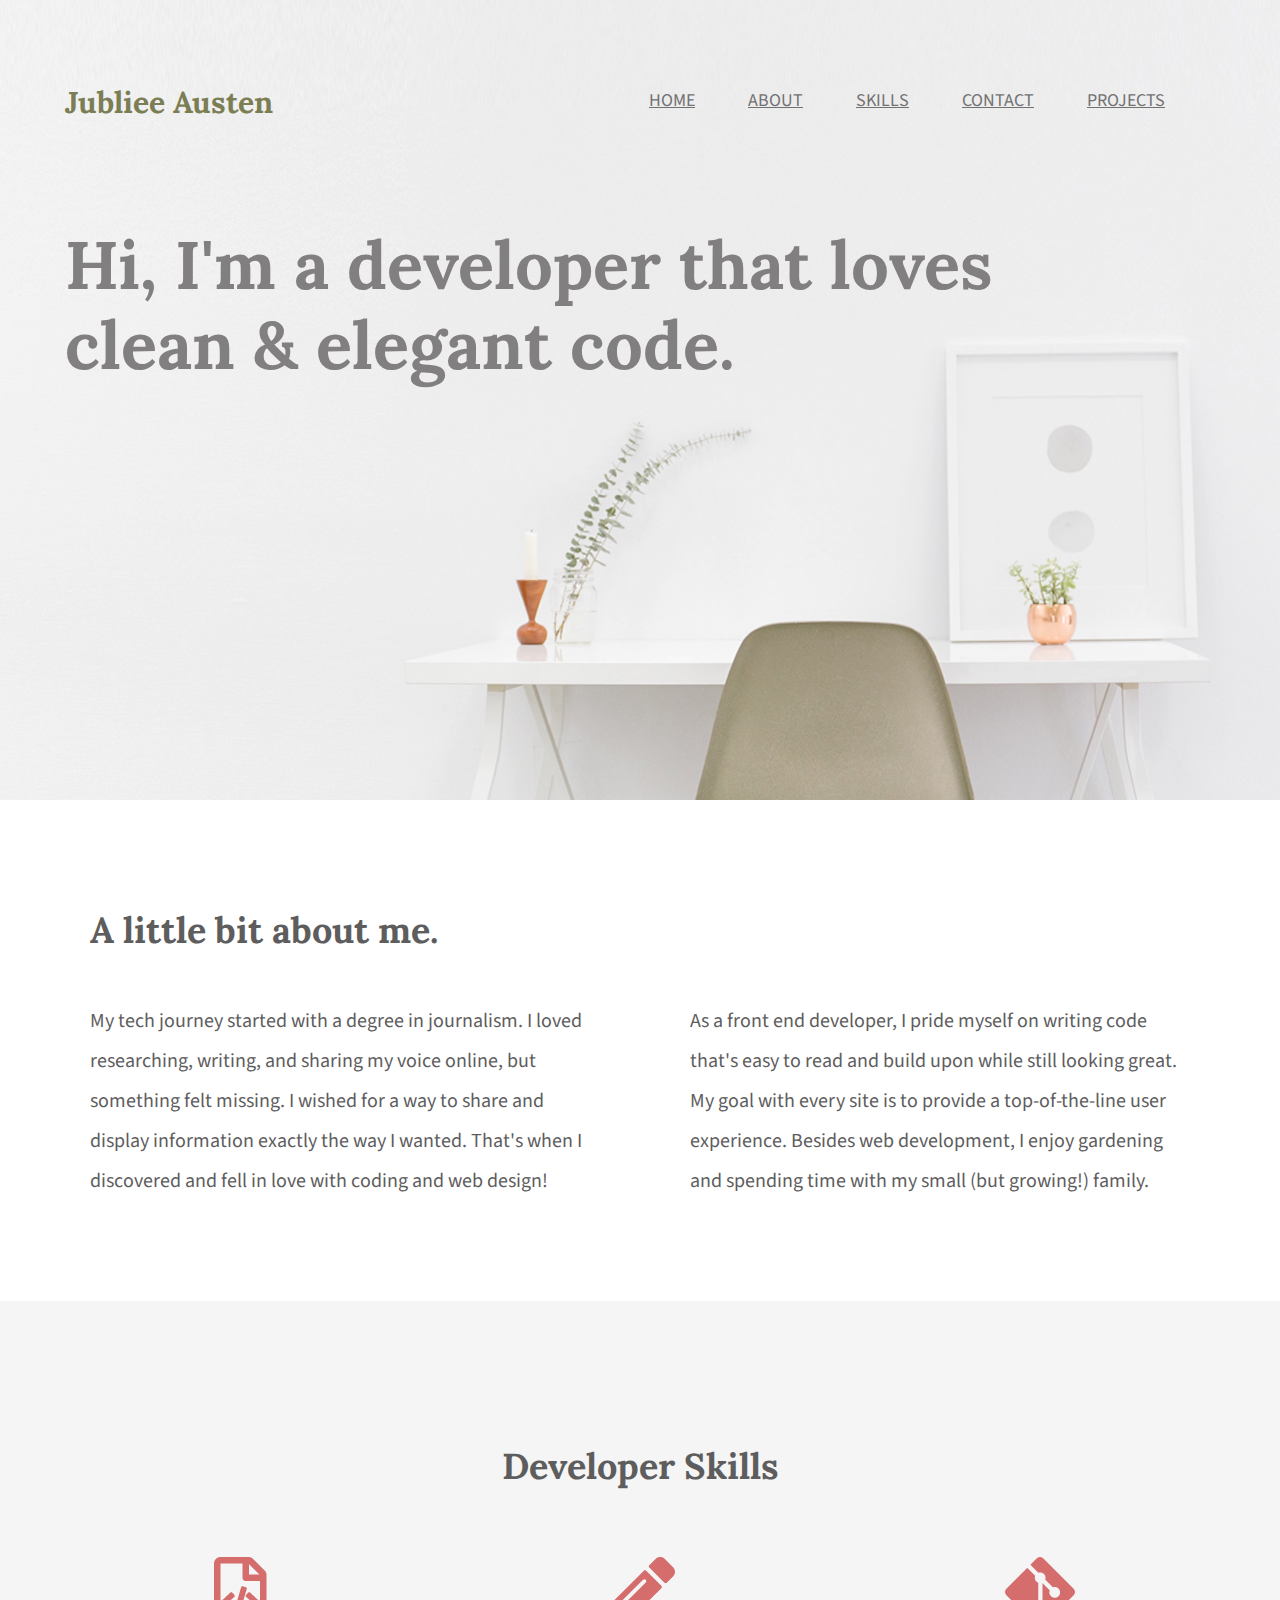
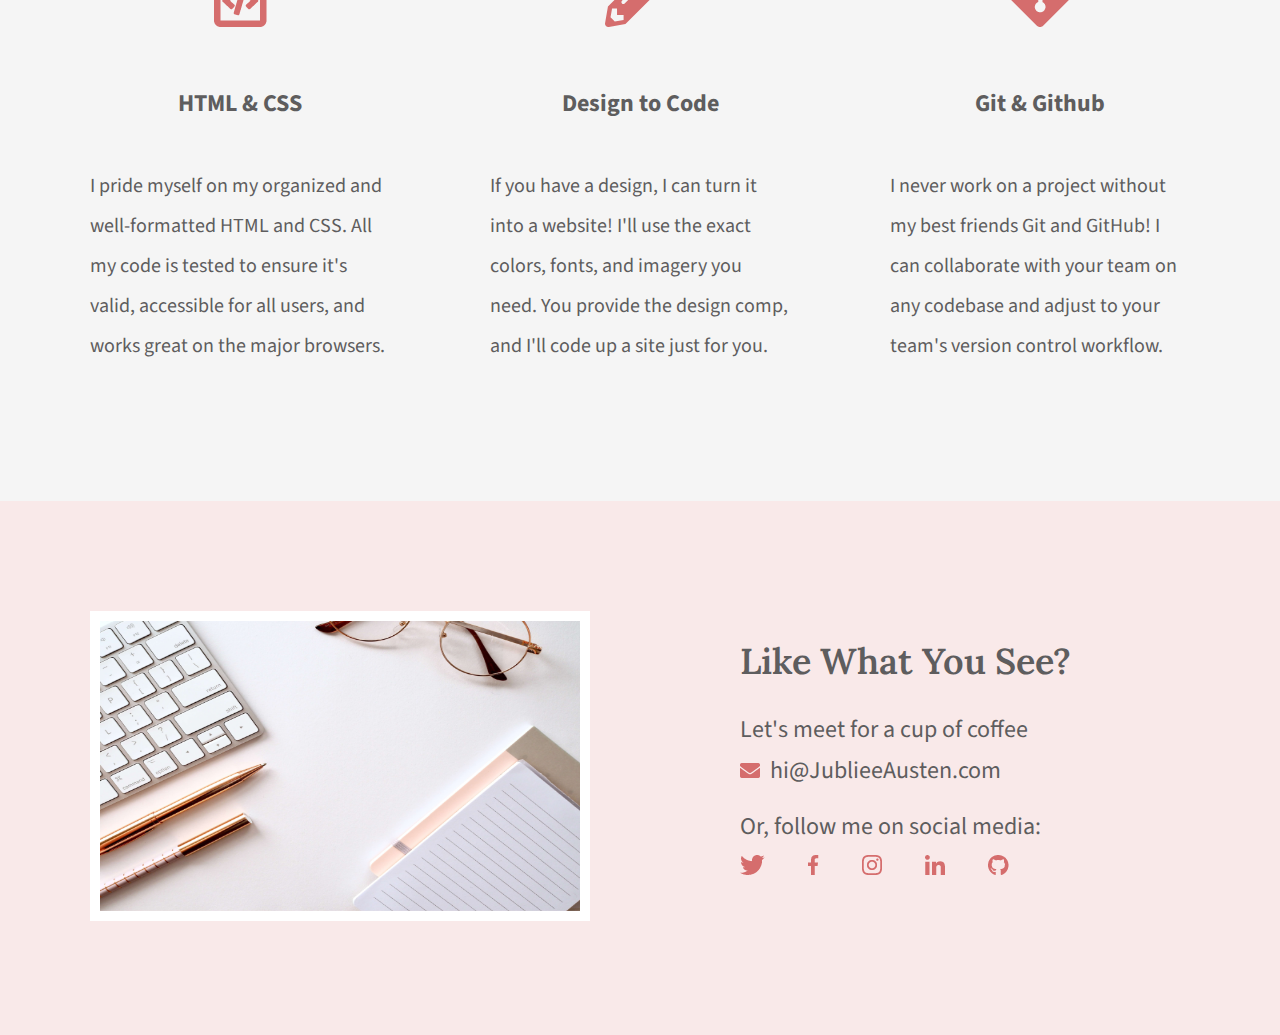
<file: index.html>
<!DOCTYPE html>
<html lang="en">

<head>
    <meta charset="UTF-8">
    <title>Jubilee Austen | Portfolio</title>
    <link rel="stylesheet" href="css/normalize.css">
    <link rel="stylesheet" href="css/main.css">
    <link rel="preconnect" href="https://fonts.googleapis.com">
    <link rel="preconnect" href="https://fonts.gstatic.com" crossorigin>
    <link
        href="https://fonts.googleapis.com/css2?family=Lora:ital,wght@0,400..700;1,400..700&family=Source+Sans+3:ital,wght@0,200..900;1,200..900&display=swap"
        rel="stylesheet">
</head>

<body>
    <header class="homepage-hero">
        <div class="content-wrapper">
            <h1>Jubliee Austen</h1>
            <nav>
                <ul>
                    <li><a href="#">Home</a></li>
                    <li><a href="#about">About</a></li>
                    <li><a href="#skills">Skills</a></li>
                    <li><a href="#contact">Contact</a></li>
                    <li><a href="projects/index.html">Projects</a></li>
                </ul>
            </nav>
            <h2>Hi, I'm a developer that loves clean & elegant code.</h2>
        </div>
    </header>

    <main>
        <section id="about">
            <div class="content-wrapper">
                <h2>A little bit about me.</h2>
                <p>My tech journey started with a degree in journalism. I loved researching, writing, and sharing my
                    voice online, but something felt missing. I wished for a way to share and display information
                    exactly the way I wanted. That's when I discovered and fell in love with coding and web design!</p>
                <p>As a front end developer, I pride myself on writing code that's easy to read and build upon while
                    still looking great. My goal with every site is to provide a top-of-the-line user experience.
                    Besides web development, I enjoy gardening and spending time with my small (but growing!) family.
                </p>
            </div>
        </section>

        <section id="skills">
            <div class="content-wrapper">
                <h2>Developer Skills</h2>
                <div class="skill-list">
                    <img src="img/html-icon.png" alt="html icon">
                    <h3>HTML & CSS</h3>
                    <p>I pride myself on my organized and well-formatted HTML and CSS. All my code is tested to ensure
                        it's valid, accessible for all users, and works great on the major browsers.</p>
                </div>
                <div class="skill-list">
                    <img src="img/pencil-icon.png" alt="pencil icon">
                    <h3>Design to Code</h3>
                    <p>If you have a design, I can turn it into a website! I'll use the exact colors, fonts, and imagery
                        you need. You provide the design comp, and I'll code up a site just for you.</p>
                </div>
                <div class="skill-list">
                    <img src="img/git-icon.png" alt="Github icon">
                    <h3>Git & Github</h3>
                    <p>I never work on a project without my best friends Git and GitHub! I can collaborate with your
                        team on any codebase and adjust to your team's version control workflow.</p>
                </div>
            </div>
        </section>
    </main>

    <footer id="contact">
        <div class="content-wrapper">
            <div class="contact-image">
                <img id="contact-img" src="img/jess-bailey-q10VITrVYUM-unsplash.png"
                    alt="a laptp, two pens, a pair of glasses, and two writing pads on a table">
            </div>
            <div class="contact-info">
                <h2>Like What You See?</h2>
                <h3 id="email-header">Let's meet for a cup of coffee</h3>
                <a href="mailto:hi@jublieeausten.com"><img id="email-icon" src="img/envelope.png"
                        alt="envelope icon">hi@JublieeAusten.com</a>
                <h3 id="socialmedia-header">Or, follow me on social media:</h3>
                <ul>
                    <li><a href="https://twitter.com" target="_blank"><img src="img/twitter.png" alt="Twitter logo"></a>
                    </li>
                    <li><a href="https://facebook.com" target="_blank"><img src="img/facebook.png"
                                alt="Facebook logo"></a></li>
                    <li><a href="https://instagram.com" target="_blank"><img src="img/instagram.png"
                                alt="Instagram logo"></a></li>
                    <li><a href="https://linkedin.com" target="_blank"><img src="img/linkedin.png"
                                alt="LinkedIn logo"></a></li>
                    <li><a href="https://github.com" target="_blank"><img src="img/github.png" alt="Github Logo"></a>
                    </li>
                </ul>
            </div>
        </div>
    </footer>

</body>

</html>
</file>
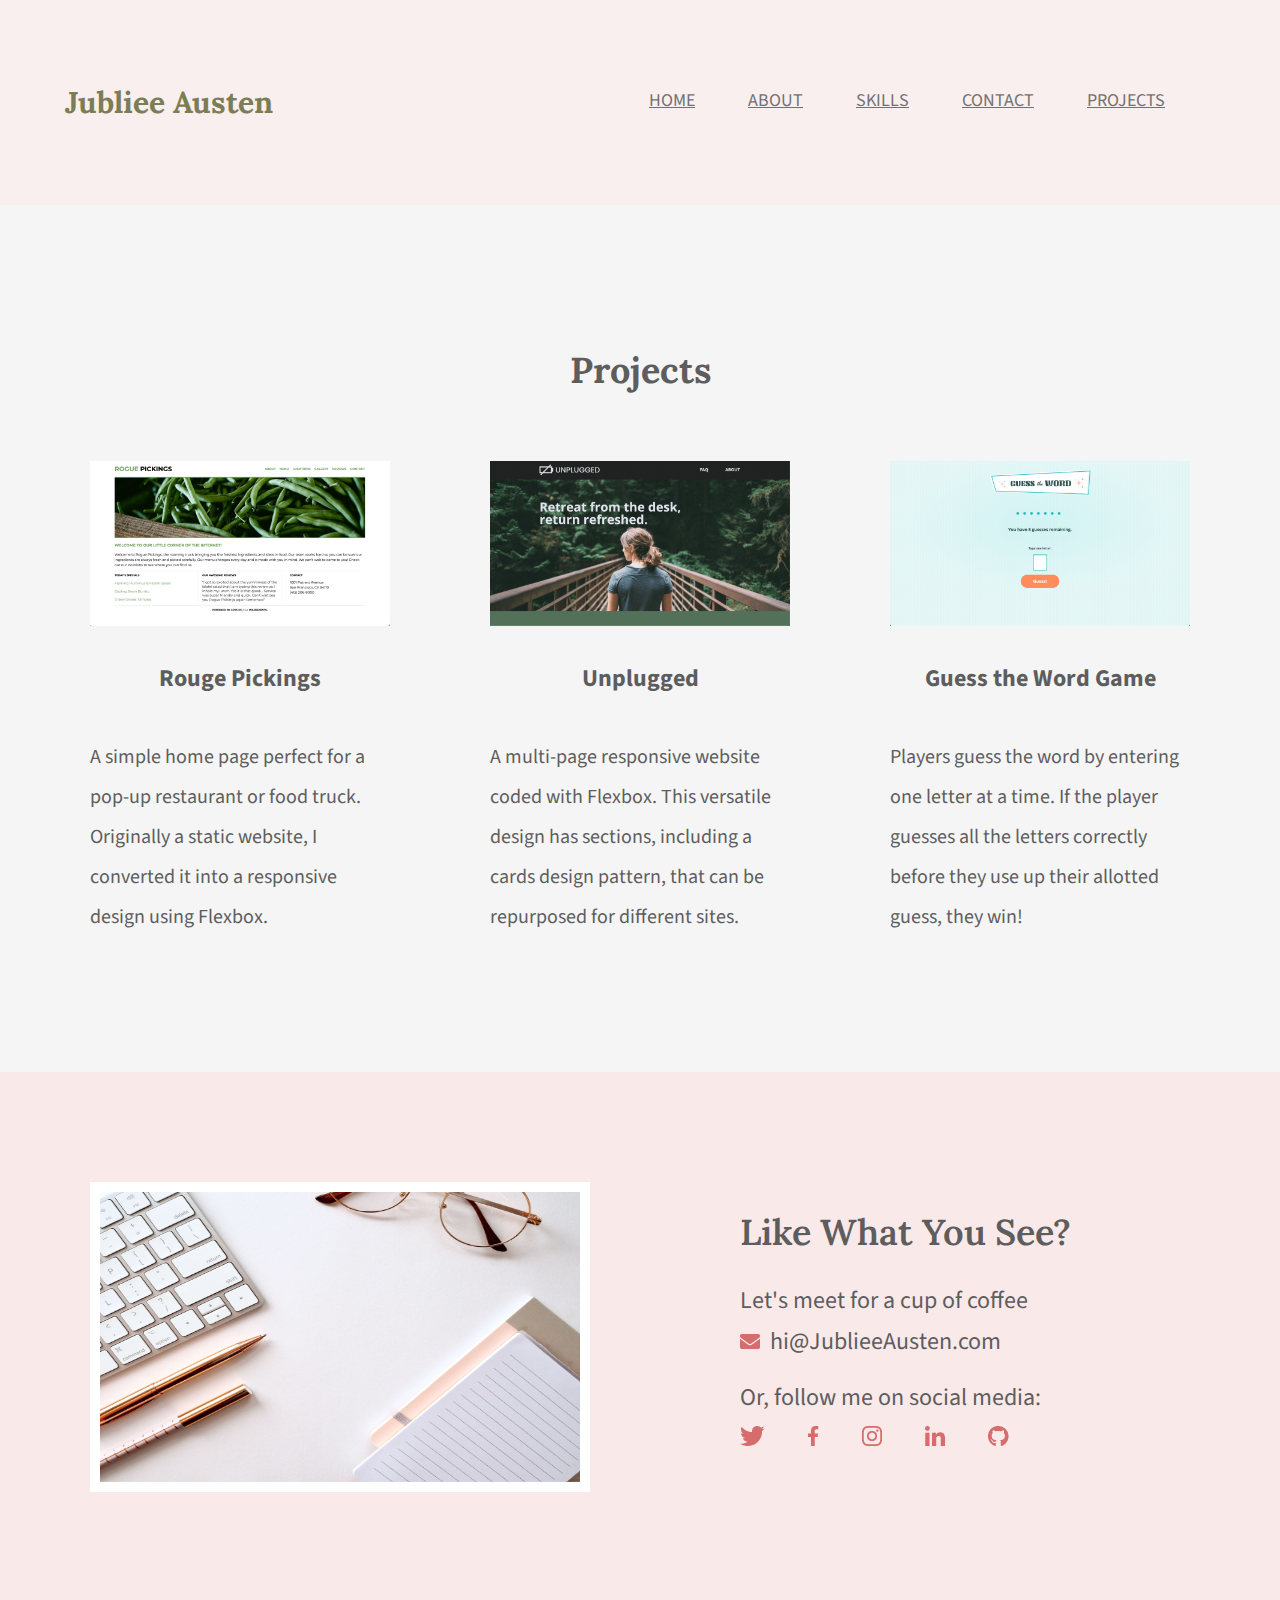
<file: projects/index.html>
<!DOCTYPE html>
<html lang="en">

<head>
    <meta charset="UTF-8">
    <title>Projects | Jubilee Austen</title>
    <link rel="stylesheet" href="../css/normalize.css">
    <link rel="stylesheet" href="../css/main.css">
    <link rel="preconnect" href="https://fonts.googleapis.com">
    <link rel="preconnect" href="https://fonts.gstatic.com" crossorigin>
    <link
        href="https://fonts.googleapis.com/css2?family=Lora:ital,wght@0,400..700;1,400..700&family=Source+Sans+3:ital,wght@0,200..900;1,200..900&display=swap"
        rel="stylesheet">
</head>

<body>
    <header class="secondary-hero">
        <div class="content-wrapper">
            <h1>Jubliee Austen</h1>
            <nav>
                <ul>
                    <li><a href="../index.html">Home</a></li>
                    <li><a href="../index.html#about">About</a></li>
                    <li><a href="../indexhtml#skills">Skills</a></li>
                    <li><a href="../index.html#contact">Contact</a></li>
                    <li><a href="#">Projects</a></li>
                </ul>
            </nav>
        </div>
    </header>

    <main>
        <section id="projects">
            <div class="content-wrapper">
                <h2>Projects</h2>
                <div class="project">
                    <a href="https://skillcrush.github.io/206-rogue_pickings/" target="_blank"><img
                            src="../img/rogue-pickings.png" alt="Rouge Pickings Website"></a>
                    <h3>Rouge Pickings</h3>
                    <p>A simple home page perfect for a pop-up restaurant or food truck. Originally a static website, I
                        converted it into a responsive design using Flexbox.</p>
                </div>
                <div class="project">
                    <a href="https://skillcrush.github.io/206-unplugged_retreat/" target="_blank"><img
                            src="../img/unplugged.png" alt="Unplugged Website"></a>
                    <h3>Unplugged</h3>
                    <p>A multi-page responsive website coded with Flexbox. This versatile design has sections, including
                        a cards design pattern, that can be repurposed for different sites.</p>
                </div>
                <div class="project">
                    <a href="https://skillcrush.github.io/guess-the-word/" target="_blank"><img
                            src="../img/guess-the-word-game.png" alt="Guess the word game"></a>
                    <h3>Guess the Word Game</h3>
                    <p>Players guess the word by entering one letter at a time. If the player guesses all the letters
                        correctly before they use up their allotted guess, they win!</p>
                </div>
            </div>
        </section>
    </main>

    <footer id="contact">
        <div class="content-wrapper">
            <div class="contact-image">
                <img id="contact-img" src="../img/jess-bailey-q10VITrVYUM-unsplash.png"
                    alt="a laptp, two pens, a pair of glasses, and two writing pads on a table">
            </div>
            <div class="contact-info">
                <h2>Like What You See?</h2>
                <h3 id="email-header">Let's meet for a cup of coffee</h3>
                <a href="mailto:hi@jublieeausten.com"><img id="email-icon" src="../img/envelope.png"
                        alt="envelope icon">hi@JublieeAusten.com</a>
                <h3 id="socialmedia-header">Or, follow me on social media:</h3>
                <ul>
                    <li><a href="https://twitter.com" target="_blank"><img src="../img/twitter.png"
                                alt="Twitter logo"></a>
                    </li>
                    <li><a href="https://facebook.com" target="_blank"><img src="../img/facebook.png"
                                alt="Facebook logo"></a></li>
                    <li><a href="https://instagram.com" target="_blank"><img src="../img/instagram.png"
                                alt="Instagram logo"></a></li>
                    <li><a href="https://linkedin.com" target="_blank"><img src="../img/linkedin.png"
                                alt="LinkedIn logo"></a></li>
                    <li><a href="https://github.com" target="_blank"><img src="../img/github.png" alt="Github Logo"></a>
                    </li>
                </ul>
            </div>
        </div>
    </footer>

</body>

</html>
</file>
<file: css/main.css>
/****** Global Styles ******/

body {
    font-family: 'Source Sans 3', sans-serif;
    color: #5e5d5e;
}

.content-wrapper {
    width: 1200px;
    margin: auto;
    overflow: auto;
}

/****** Header Styles ******/

.homepage-hero {
    background: Url('../img/full-background.png') #f9efef;
    background-size: cover;
    background-position: center;
    height: 800px;
}

header h1 {
    float: left;
    width: 300px;
    padding: 65px 0 65px 25px;
    color: #7b7e54;
    font-size: 30px;
    font-family: 'Lora', serif;
}

header nav {
    width: 800px;
    float: right;
    text-align: right;
    padding: 75px 25px 75px 0;
}

nav ul li {
    display: inline-block;
}

nav ul li a {
    text-transform: uppercase;
    padding-right: 50px;
    color: #727172;
    font-size: 18px;
}

header h2 {
    clear: both;
    width: 1000px;
    color: #817f80;
    font-size: 67px;
    line-height: 80px;
    font-family: 'Lora', serif;
    padding: 20px 0 20px 25px;
}

/****** About Styles ******/

#about .content-wrapper {
    padding: 80px 0;
}

#about h2 {
    font-size: 36px;
    font-family: 'Lora', serif;
    padding-left: 50px;
}

#about p {
    float: left;
    width: 500px;
    font-size: 20px;
    line-height: 40px;
    padding: 0 50px;
}

/****** Skill Styles ******/

#skills {
    background: #f5f5f5;
    text-align: center;
}

#skills .content-wrapper {
    padding: 115px 0;
}

#skills .skill-list {
    float: left;
    width: 300px;
    padding: 0 50px;
}

#skills h2 {
    font-family: 'Lora', serif;
    font-size: 36px;
    padding-bottom: 40px;
}

#skills h3 {
    font-size: 24px;
    line-height: 36px;
    padding: 30px 0 20px 0;
}

#skills p {
    text-align: left;
    font-size: 20px;
    line-height: 40px;
}

/****** Contact Styles ******/

#contact {
    background: #f9e9e9;
}

#contact .content-wrapper {
    padding: 110px 0;
}

#contact .contact-image {
    float: left;
    width: 600px;
}

#contact #contact-img {
    width: 500px;
    height: 310px;
    border: 10px solid white;
    box-sizing: border-box;
    margin: 0 50px;
}

#contact .contact-info {
    float: left;
    width: 600px;
    padding-left: 100px;
    box-sizing: border-box;
}

#contact h2 {
    font-family: 'Lora', serif;
    font-size: 36px;
    font-weight: 600;
    margin: 30px 0;
}

#contact h3 {
    font-size: 24px;
    line-height: 36px;
    font-weight: 400;
}

#contact #email-header {
    margin-bottom: 5px;
}

#contact #socialmedia-header {
    margin: 20px 0 5px 0;
}

#contact #email-icon {
    padding-right: 10px;
}

#contact a {
    text-decoration: none;
    color: #5e5d5e;
    font-size: 24px;
    line-height: 36px;
}

#contact ul {
    margin-top: 0;
    padding-left: 0;
}

#contact ul li {
    display: inline-block;
}

#contact ul img {
    padding-right: 40px;
}

/****** Projects Page Styles ******/
/****** Projects Page Header Styles ******/

.secondary-hero {
    background: #f9efef;
}

/*** Projects Page Projects Styles ***/

#projects {
    background: #f5f5f5;
    text-align: center;
}

#projects .content-wrapper {
    padding: 115px 0;
}

#projects .project {
    float: left;
    width: 300px;
    padding: 0 50px;
}

#projects img {
    width: 300px;
}

#projects h2 {
    font-family: 'Lora', serif;
    font-size: 36px;
    padding-bottom: 40px;
}

#projects h3 {
    font-size: 24px;
    line-height: 36px;
    padding: 30px 0 20px 0;
    margin: 0;
}

#projects p {
    text-align: left;
    font-size: 20px;
    line-height: 40px;
}
</file>
